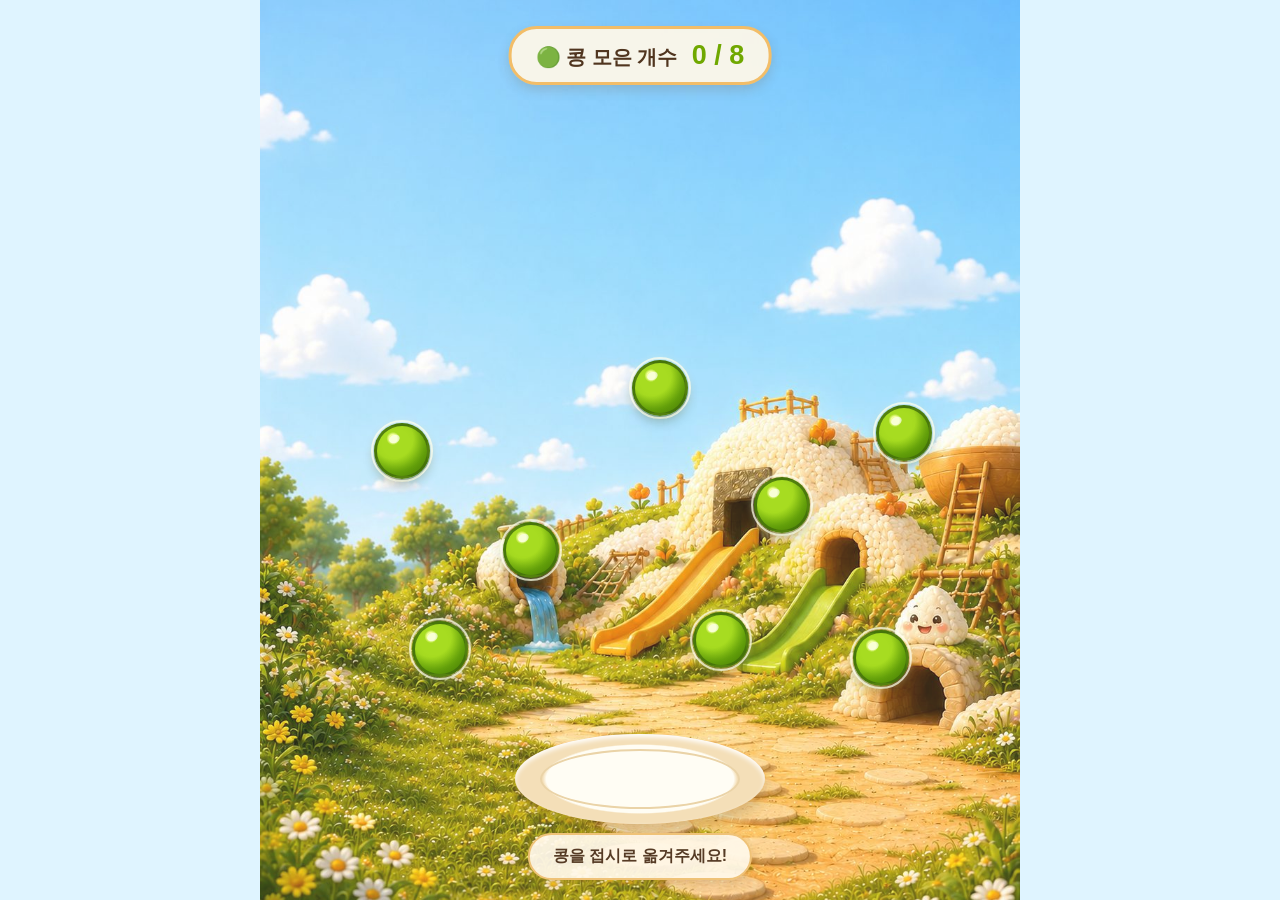
<file: kongkong-game.html>
<!doctype html><html lang="ko"><head><meta charset="utf-8"><meta name="viewport" content="width=device-width,initial-scale=1,user-scalable=no">
<title>데굴데굴 콩 모으기</title><style>
*{box-sizing:border-box}html,body{margin:0;width:100%;height:100%;overflow:hidden;font-family:"Arial Rounded MT Bold","Noto Sans KR",sans-serif}
body{display:grid;place-items:center;background:#dff4ff}.game{position:relative;width:min(100vw,760px);height:min(100vh,1013px);aspect-ratio:3/4;overflow:hidden;background:url('[data-uri]') center/cover no-repeat;touch-action:none;user-select:none}
.game:before{
  content:"";position:absolute;inset:0;z-index:1;pointer-events:none;
  background:rgba(255,255,255,.09);
  backdrop-filter:blur(.65px);
  -webkit-backdrop-filter:blur(.65px);
}
.counter{position:absolute;z-index:20;top:26px;left:50%;transform:translateX(-50%);padding:11px 24px;border-radius:28px;background:#fff8e9ee;border:3px solid #f2bd68;box-shadow:0 5px 12px #77552d33;color:#50351f;font-size:20px;font-weight:900;white-space:nowrap}.counter b{font-size:27px;color:#70a800;margin-left:9px}
.guide{position:absolute;z-index:20;bottom:20px;left:50%;transform:translateX(-50%);padding:11px 23px;border-radius:24px;background:#fff8e9ee;border:2px solid #efc277;box-shadow:0 4px 10px #6c4b2430;color:#563b25;font-weight:800;font-size:16px;white-space:nowrap}
.plate{position:absolute;z-index:8;left:50%;bottom:76px;transform:translateX(-50%);width:250px;height:90px;border-radius:50%;background:radial-gradient(ellipse,#fffdf4 0 53%,#f4dfb8 55% 70%,#d9a969 72% 76%,#fff3d7 78%);box-shadow:0 10px 14px #60431e38,inset 0 3px 5px #fff}.plate.plate-pop{animation:platePop .38s cubic-bezier(.2,1.7,.45,1)}
@keyframes platePop{
  0%{transform:translateX(-50%) scale(1)}
  45%{transform:translateX(-50%) translateY(-8px) scale(1.12)}
  100%{transform:translateX(-50%) scale(1)}
}
.plate:after{content:"";position:absolute;inset:15px 25px;border-radius:50%;border:2px solid #ead3a7}
.pea{
  position:absolute;z-index:12;width:56px;height:56px;border-radius:50%;
  cursor:grab;touch-action:none;
  background:radial-gradient(circle at 32% 25%,#f1ff9a 0 8%,#a7dc21 13% 40%,#70ae0b 68%,#4b8105 100%);
  border:3px solid rgba(61,104,11,.78);
  outline:2px solid rgba(255,255,238,.72);
  outline-offset:1px;
  box-shadow:
    inset -6px -8px 10px #356e0a42,
    0 3px 0 rgba(46,80,9,.30),
    0 6px 11px rgba(31,51,12,.28),
    0 0 8px rgba(255,255,220,.58);
}.pea:before{content:"";position:absolute;width:11px;height:8px;border-radius:50%;left:12px;top:9px;background:#fff9;transform:rotate(-25deg)}.pea.dragging{z-index:30;transform:scale(1.12)}.pea.collected{pointer-events:none;animation:plop .4s ease forwards}@keyframes plop{50%{transform:scale(1.2) rotate(180deg)}100%{transform:scale(.5) rotate(360deg);opacity:0}}
.success{display:none;position:absolute;z-index:50;inset:0;place-items:center;background:#fff8df20;backdrop-filter:blur(1px)}.success.show{display:grid}.success div{font-size:74px;font-weight:1000;color:#ff982c;-webkit-text-stroke:3px #fff;text-shadow:0 5px 0 #df741f,0 10px 20px #57341455;animation:pop .65s cubic-bezier(.2,1.6,.4,1),glow 1s infinite alternate}@keyframes pop{0%{transform:scale(.2);opacity:0}70%{transform:scale(1.15)}100%{transform:scale(1)}}@keyframes glow{to{filter:drop-shadow(0 0 18px #fff28b)}}

45%{transform:scale(1.16) translateY(-7px)}100%{transform:scale(1)}}
</style></head><body><main class="game" id="game">
<div class="counter">🟢 콩 모은 개수 <b><span id="score">0</span> / 8</b></div>
<div class="pea" style="left:15%;top:47%"></div><div class="pea" style="left:32%;top:58%"></div><div class="pea" style="left:49%;top:40%"></div><div class="pea" style="left:65%;top:53%"></div><div class="pea" style="left:81%;top:45%"></div><div class="pea" style="left:20%;top:69%"></div><div class="pea" style="left:57%;top:68%"></div><div class="pea" style="left:78%;top:70%"></div>
<div class="plate" id="plate"></div><div class="guide">콩을 접시로 옮겨주세요!</div><div class="success" id="success"><div>성공!</div></div>
</main><script>
const game=document.getElementById('game'),plate=document.getElementById('plate'),scoreEl=document.getElementById('score'),success=document.getElementById('success'),peas=[...document.querySelectorAll('.pea')];let score=0;
function inPlate(p){let a=p.getBoundingClientRect(),b=plate.getBoundingClientRect(),x=a.left+a.width/2,y=a.top+a.height/2;return x>b.left&&x<b.right&&y>b.top&&y<b.bottom}
peas.forEach(p=>{let drag=false,dx=0,dy=0;p.onpointerdown=e=>{drag=true;p.classList.add('dragging');p.setPointerCapture(e.pointerId);let r=p.getBoundingClientRect();dx=e.clientX-r.left;dy=e.clientY-r.top};p.onpointermove=e=>{if(!drag)return;let g=game.getBoundingClientRect(),x=e.clientX-g.left-dx,y=e.clientY-g.top-dy;x=Math.max(0,Math.min(g.width-p.offsetWidth,x));y=Math.max(0,Math.min(g.height-p.offsetHeight,y));p.style.left=x+'px';p.style.top=y+'px'};p.onpointerup=e=>{if(!drag)return;drag=false;p.classList.remove('dragging');if(inPlate(p)){let r=plate.getBoundingClientRect(),g=game.getBoundingClientRect();p.style.left=(r.left-g.left+r.width/2-p.offsetWidth/2)+'px';p.style.top=(r.top-g.top+r.height/2-p.offsetHeight/2)+'px';p.classList.add('collected');scoreEl.textContent=++score;plate.classList.remove('plate-pop');void plate.offsetWidth;plate.classList.add('plate-pop');if(score===8)setTimeout(()=>success.classList.add('show'),430)}}});
</script></body></html>
</file>
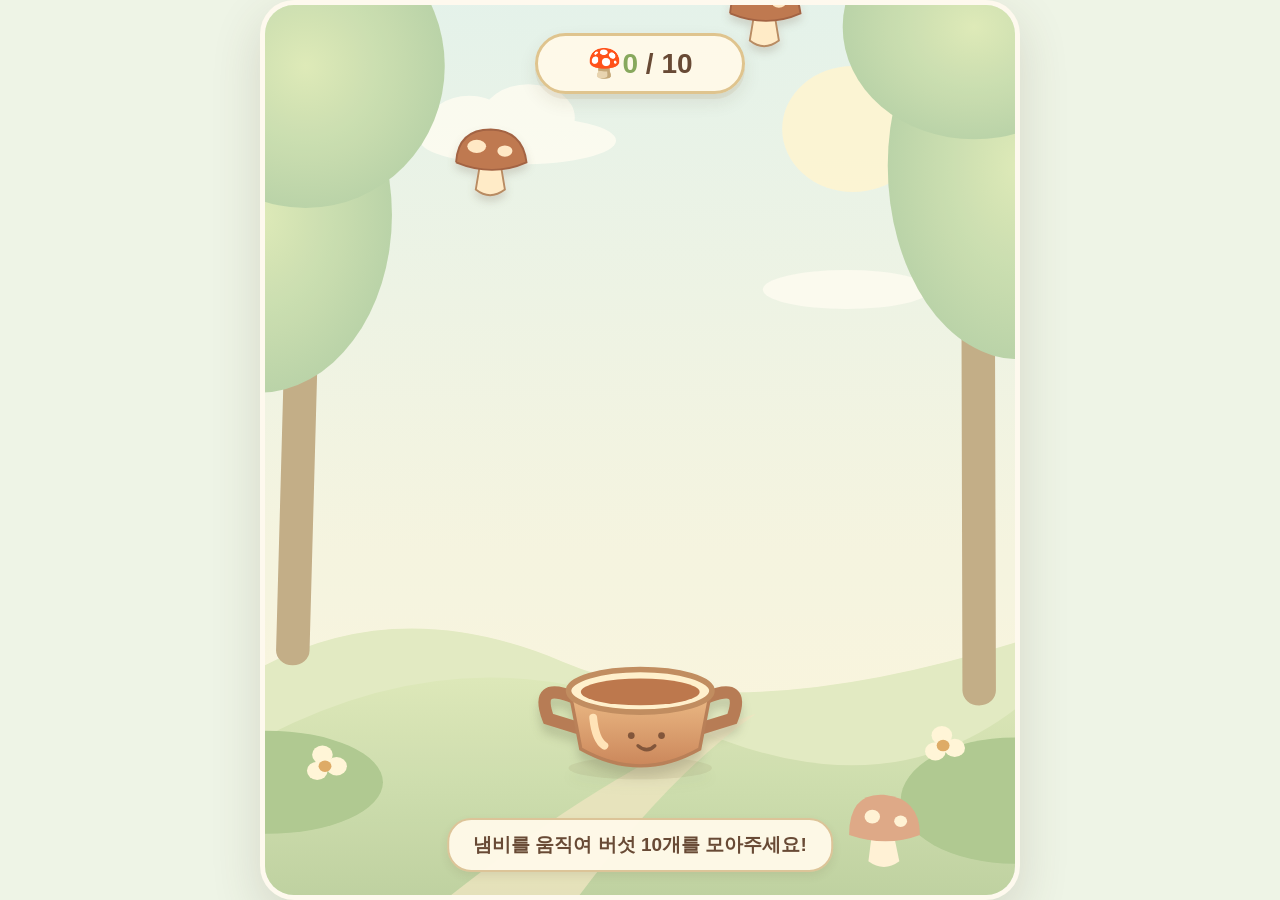
<file: mushroom-game.html>
<!doctype html>
<html lang="ko">
<head>
<meta charset="utf-8">
<meta name="viewport" content="width=device-width,initial-scale=1,user-scalable=no">
<title>버섯전골 재료 모으기</title>
<style>
*{box-sizing:border-box}
html,body{
  margin:0;width:100%;height:100%;overflow:hidden;
  font-family:"Arial Rounded MT Bold","Apple SD Gothic Neo","Malgun Gothic",sans-serif;
}
body{display:grid;place-items:center;background:#eef4e6;color:#684a35}
#game{
  width:min(100vw,760px);
  height:min(100vh,1013px);
  aspect-ratio:3/4;
  position:relative;
  overflow:hidden;
  border-radius:34px;
  border:5px solid rgba(255,250,240,.95);
  box-shadow:0 18px 50px rgba(83,67,42,.16);
  isolation:isolate;
  touch-action:none;
  user-select:none;
  background:#e8f4df;
}
.scene{
  position:absolute;inset:-1%;
  width:102%;height:102%;
  z-index:0;
  filter:blur(.45px);
  transform:scale(1.01);
}
#game:after{
  content:"";
  position:absolute;inset:0;z-index:1;pointer-events:none;
  background:rgba(255,255,255,.045);
}
.hud{
  position:absolute;z-index:30;
  top:3.2%;left:50%;transform:translateX(-50%);
  display:flex;align-items:center;justify-content:center;
  min-width:210px;padding:11px 24px;
  background:rgba(255,249,233,.96);
  border:3px solid #dfc48e;
  border-radius:32px;
  box-shadow:0 5px 0 rgba(169,142,97,.12),0 8px 18px rgba(80,60,33,.10);
  white-space:nowrap;
  font-size:clamp(20px,3.8vw,28px);
  font-weight:900;
}
.hud #score{color:#87a85d}
.hint{
  position:absolute;z-index:30;
  bottom:2.6%;left:50%;transform:translateX(-50%);
  max-width:90%;
  padding:12px 24px;
  background:rgba(255,249,233,.96);
  border:2px solid #dcc498;
  border-radius:24px;
  box-shadow:0 4px 10px rgba(80,60,33,.09);
  white-space:nowrap;
  font-size:clamp(14px,2.8vw,19px);
  font-weight:900;
}
#items{position:absolute;inset:0;z-index:10}
.food{
  position:absolute;left:0;top:0;
  width:13%;height:9.5%;
  filter:
    drop-shadow(0 5px 4px rgba(71,55,34,.20))
    drop-shadow(0 0 2px rgba(255,255,244,.85));
  will-change:transform,left,top;
}
.food svg{width:100%;height:100%;overflow:visible}
#pot{
  position:absolute;z-index:15;
  width:31%;height:17%;
  left:34.5%;top:71%;
  filter:drop-shadow(0 9px 5px rgba(58,55,32,.18));
  will-change:left,transform;
}
#pot svg{width:100%;height:100%}
#pot.pop{animation:potPop .34s cubic-bezier(.2,1.6,.4,1)}
@keyframes potPop{
  0%{transform:translateY(0) scale(1)}
  45%{transform:translateY(-8px) scale(1.10)}
  100%{transform:translateY(0) scale(1)}
}
.catch{
  position:absolute;z-index:25;
  color:#799658;
  font-size:28px;font-weight:1000;
  pointer-events:none;
  animation:rise .65s ease-out forwards;
}
@keyframes rise{to{transform:translateY(-45px);opacity:0}}
.success{
  display:none;
  position:absolute;inset:0;z-index:50;
  place-items:center;
  background:rgba(255,250,235,.14);
  backdrop-filter:blur(1px);
}
.success.show{display:grid}
.success-text{
  position:relative;z-index:2;
  font-size:clamp(78px,15vw,150px);
  color:#dc9a43;
  font-weight:1000;
  -webkit-text-stroke:4px #fff8e9;
  text-shadow:0 6px 0 #b87535,0 12px 25px rgba(86,56,28,.20);
  animation:successPop .65s cubic-bezier(.18,1.5,.32,1) both;
}
@keyframes successPop{
  0%{opacity:0;transform:scale(.2) rotate(-6deg)}
  70%{opacity:1;transform:scale(1.16) rotate(2deg)}
  100%{transform:scale(1)}
}
.spark{
  position:absolute;z-index:1;
  color:#edb64e;
  font-size:clamp(26px,5vw,48px);
  animation:twinkle 1s infinite alternate;
  pointer-events:none;
}
@keyframes twinkle{
  from{opacity:.3;transform:scale(.65) rotate(-15deg)}
  to{opacity:1;transform:scale(1.25) rotate(18deg)}
}
@media(max-width:600px){
  #game{width:100vw;height:100vh;border:0;border-radius:0}
  .hint{font-size:13px;padding:10px 17px}
}
</style>
</head>
<body>
<main id="game" aria-label="버섯전골 재료 모으기 게임">
  <svg class="scene" viewBox="0 0 600 800" preserveAspectRatio="none" aria-hidden="true"><defs><linearGradient id="sky" x2="0" y2="1"><stop stop-color="#e3f1e9"/><stop offset="1" stop-color="#fff4d7"/></linearGradient><radialGradient id="leaf"><stop stop-color="#dce9b5"/><stop offset="1" stop-color="#b7d1a4"/></radialGradient><linearGradient id="land" x2="0" y2="1"><stop stop-color="#dbe7b6"/><stop offset="1" stop-color="#bace9b"/></linearGradient></defs><path fill="url(#sky)" d="M0 0h600v800H0z"/><circle cx="465" cy="120" r="55" fill="#fff4ce" opacity=".85"/><g fill="#fffdf1" opacity=".8"><ellipse cx="205" cy="130" rx="76" ry="21"/><ellipse cx="167" cy="116" rx="32" ry="25"/><ellipse cx="213" cy="110" rx="36" ry="29"/><ellipse cx="460" cy="260" rx="65" ry="17"/></g><path d="M0 593Q110 523 240 585T600 565V800H0" fill="#e1e9bf"/><path d="M0 655Q170 552 330 637T600 618V800H0" fill="url(#land)"/><path d="M245 800Q320 685 390 630Q285 669 140 800" fill="#eee5bf" opacity=".8"/><g stroke="#c0aa82" stroke-width="26" stroke-linecap="round"><path d="M30 575L40 164M563 610L562 173"/></g><g fill="url(#leaf)"><ellipse cx="4" cy="195" rx="103" ry="155"/><ellipse cx="40" cy="65" rx="108" ry="124"/><ellipse cx="594" cy="152" rx="102" ry="169"/><ellipse cx="559" cy="31" rx="102" ry="98"/></g><g fill="#acc78c"><ellipse cx="10" cy="690" rx="90" ry="45"/><ellipse cx="590" cy="706" rx="88" ry="55"/></g><g fill="#fff4d5"><circle cx="53" cy="666" r="8"/><circle cx="64" cy="676" r="8"/><circle cx="49" cy="680" r="8"/><circle cx="534" cy="649" r="8"/><circle cx="544" cy="660" r="8"/><circle cx="529" cy="663" r="8"/></g><g fill="#dca75f"><circle cx="55" cy="676" r="5"/><circle cx="535" cy="658" r="5"/></g><g transform="translate(480 732)"><path d="M0 0l-3 27q12 10 24 0L16 0" fill="#fff0d3"/><path d="M-18 4Q-18-33 9-31Q37-28 37 4Q11 15-18 4" fill="#dca582"/><circle cx="0" cy="-12" r="6" fill="#fff1d2"/><circle cx="22" cy="-8" r="5" fill="#fff1d2"/></g></svg>

  <div class="hud">🍄 <span id="score">0</span>&nbsp;/&nbsp;10</div>
  <div id="items"></div>

  <div id="pot"><svg viewBox="0 0 180 135"><defs><linearGradient id="potg" x2="0" y2="1"><stop stop-color="#edbc87"/><stop offset="1" stop-color="#cb875b"/></linearGradient></defs><ellipse cx="90" cy="117" rx="64" ry="10" fill="#8d825e22"/><path d="M31 54Q-5 39 8 73L37 82M149 54Q185 39 172 73L143 82" fill="none" stroke="#b77c55" stroke-width="11"/><path d="M27 48L37 100Q90 130 143 100L153 48" fill="url(#potg)" stroke="#b98058" stroke-width="3"/><ellipse cx="90" cy="48" rx="64" ry="19" fill="#fff0cc" stroke="#c18d60" stroke-width="5"/><ellipse cx="90" cy="49" rx="53" ry="12" fill="#bd784d"/><path d="M48 72Q50 92 58 97" fill="none" stroke="#ffe3b7" stroke-width="7" stroke-linecap="round"/><circle cx="82" cy="88" r="3" fill="#82563b"/><circle cx="109" cy="88" r="3" fill="#82563b"/><path d="M88 97q8 7 15 0" fill="none" stroke="#82563b" stroke-width="3" stroke-linecap="round"/></svg></div>

  <div class="hint">냄비를 움직여 버섯 10개를 모아주세요!</div>

  <div class="success" id="success">
    <span class="spark" style="left:22%;top:29%">✦</span>
    <span class="spark" style="right:21%;top:27%;animation-delay:.2s">✦</span>
    <span class="spark" style="left:27%;bottom:31%;animation-delay:.45s">✧</span>
    <span class="spark" style="right:27%;bottom:33%;animation-delay:.65s">✧</span>
    <div class="success-text">성공!</div>
  </div>
</main>

<script>
(()=>{
'use strict';

const game=document.getElementById('game');
const items=document.getElementById('items');
const pot=document.getElementById('pot');
const scoreEl=document.getElementById('score');
const success=document.getElementById('success');

const drawings=[`<path d="M38 43l-5 30q15 12 31 0l-5-30" fill="#ffebc7" stroke="#b88b62" stroke-width="2"/><path d="M12 44Q14 9 49 9Q83 10 87 44Q51 60 12 44" fill="#bf7950" stroke="#a36343" stroke-width="2"/><ellipse cx="34" cy="27" rx="10" ry="7" fill="#ffe8c5"/><ellipse cx="64" cy="32" rx="8" ry="6" fill="#ffe8c5"/>`,`<path d="M17 31Q37 9 75 27Q93 43 74 65Q52 84 24 65Q7 54 17 31" fill="#f3ac9d" stroke="#b87867" stroke-width="3"/><path d="M26 36Q43 21 70 35Q81 45 66 59Q46 71 28 55Z" fill="#d97f76" stroke="#ffe6cd" stroke-width="5"/><path d="M35 33q-2 16 22 31M53 30q-8 17 18 20" fill="none" stroke="#f7c8b5" stroke-width="3"/>`,`<path d="M46 55Q6 48 18 18Q32-2 47 32Q53-5 72 13Q95 38 59 57" fill="#7fad64" stroke="#618d52" stroke-width="2"/><path d="M43 41Q42 64 32 75Q51 88 69 75Q56 62 57 40" fill="#e9edb7" stroke="#aec68a" stroke-width="2"/><path d="M50 73V35M45 43L30 23M57 40l12-16" stroke="#cbdca2" stroke-width="3" fill="none"/>`];

let score=0;
let spawned=0;
let foods=[];
let last=performance.now();
let spawnIn=0;
let x=.5;
let raf=0;
let done=false;

function place(v){
  x=Math.max(.155,Math.min(.845,v));
  pot.style.left=(x*100-15.5)+'%';
}

function move(e){
  if(done)return;
  const r=game.getBoundingClientRect();
  place((e.clientX-r.left)/r.width);
}

game.addEventListener('pointermove',move);
game.addEventListener('pointerdown',move);

function spawn(){
  // 0=버섯, 1=고기, 2=청경채
  // 버섯이 조금 더 자주 나오게 함.
  const type=[0,0,1,0,0,2][spawned++%6];
  const el=document.createElement('div');
  el.className='food';
  el.innerHTML='<svg viewBox="0 0 100 90">'+drawings[type]+'</svg>';

  const f={
    el,
    type,
    x:.12+Math.random()*.76,
    y:-.10,
    speed:.30+Math.random()*.055
  };

  foods.push(f);
  items.append(el);
}

function catchEffect(){
  pot.classList.remove('pop');
  void pot.offsetWidth;
  pot.classList.add('pop');

  const c=document.createElement('span');
  c.className='catch';
  c.textContent='+1';
  c.style.cssText=`left:${x*100}%;top:69%`;
  items.append(c);
  setTimeout(()=>c.remove(),700);
}

function finish(){
  done=true;
  cancelAnimationFrame(raf);
  foods.forEach(f=>f.el.remove());
  foods=[];
  setTimeout(()=>success.classList.add('show'),250);
}

function frame(now){
  if(done)return;

  const dt=Math.min(.05,(now-last)/1000);
  last=now;
  spawnIn-=dt;

  if(spawnIn<=0){
    spawn();
    spawnIn=.48;
  }

  for(let i=foods.length-1;i>=0;i--){
    const f=foods[i];
    const prev=f.y;
    f.y+=f.speed*dt;

    // 냄비 입구 높이에서 충돌 판정
    if(prev<.775 && f.y>=.775 && Math.abs(f.x-x)<.145){
      f.el.remove();
      foods.splice(i,1);

      // 고기/청경채는 들어가도 점수에 포함하지 않음.
      if(f.type!==0)continue;

      score++;
      scoreEl.textContent=score;
      catchEffect();

      if(score>=10){
        finish();
        return;
      }
    }
    else if(f.y>1.08){
      f.el.remove();
      foods.splice(i,1);
    }
    else{
      f.el.style.left=(f.x*100-6.5)+'%';
      f.el.style.top=(f.y*100-8)+'%';
    }
  }

  raf=requestAnimationFrame(frame);
}

place(.5);
raf=requestAnimationFrame(frame);

})();
</script>
</body>
</html>
</file>
